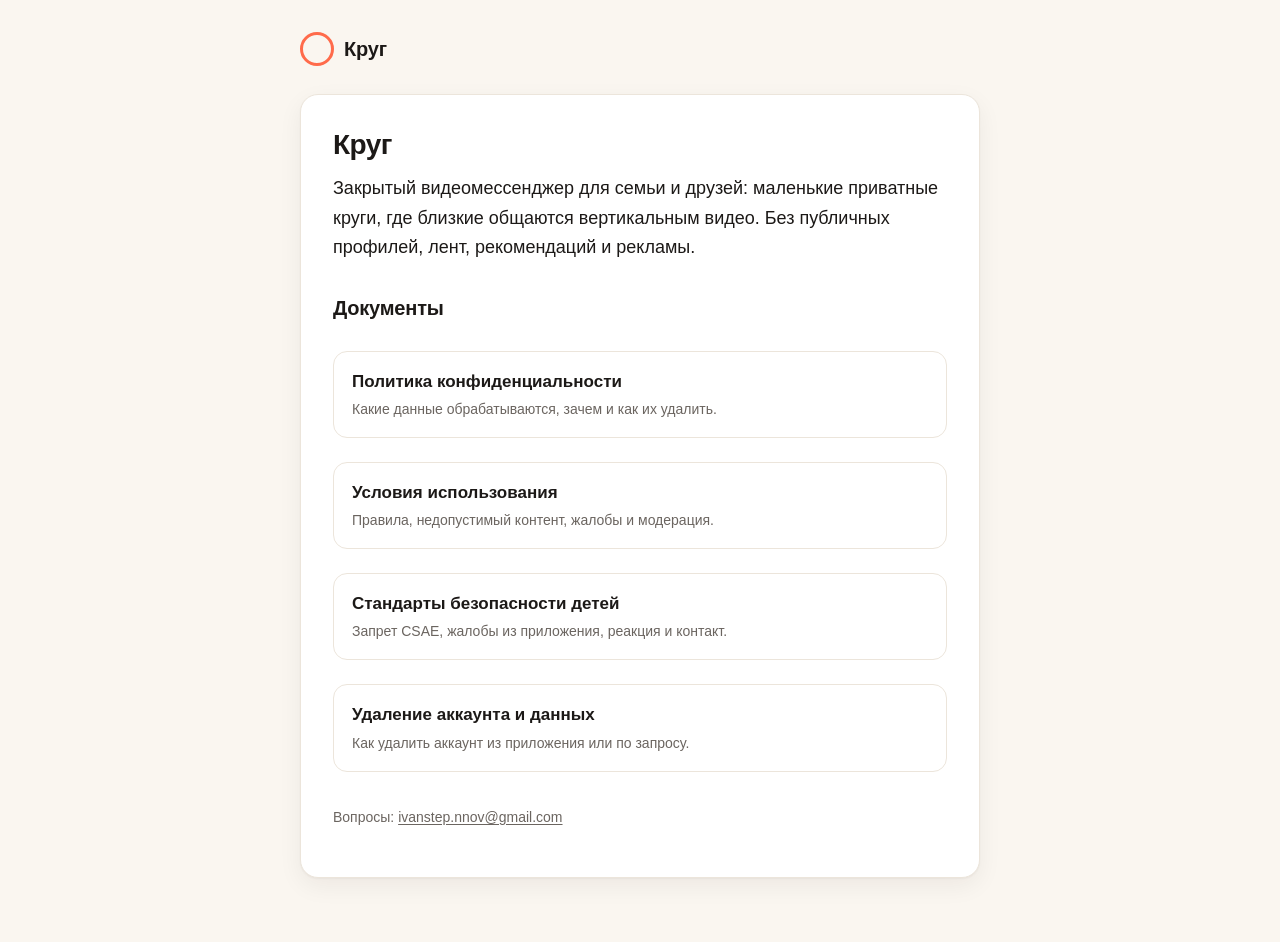
<file: index.html>
<!doctype html>
<html lang="ru">
  <head>
    <meta charset="utf-8" />
    <meta name="viewport" content="width=device-width, initial-scale=1" />
    <title>Круг — документы</title>
    <meta
      name="description"
      content="Круг — закрытый видеомессенджер для семьи и друзей. Политика конфиденциальности, условия использования и удаление аккаунта."
    />
    <meta name="robots" content="index, follow" />
    <link rel="stylesheet" href="style.css" />
  </head>
  <body>
    <main class="wrap">
      <span class="brand">
        <span class="brand__mark" aria-hidden="true"></span>
        <span class="brand__name">Круг</span>
      </span>

      <div class="card">
        <h1>Круг</h1>
        <p class="lead">
          Закрытый видеомессенджер для семьи и друзей: маленькие приватные круги, где близкие
          общаются вертикальным видео. Без публичных профилей, лент, рекомендаций и рекламы.
        </p>

        <h2>Документы</h2>
        <ul class="doc-links">
          <li>
            <a href="privacy.html">
              <div class="doc-title">Политика конфиденциальности</div>
              <div class="doc-desc">Какие данные обрабатываются, зачем и как их удалить.</div>
            </a>
          </li>
          <li>
            <a href="terms.html">
              <div class="doc-title">Условия использования</div>
              <div class="doc-desc">Правила, недопустимый контент, жалобы и модерация.</div>
            </a>
          </li>
          <li>
            <a href="child-safety.html">
              <div class="doc-title">Стандарты безопасности детей</div>
              <div class="doc-desc">Запрет CSAE, жалобы из приложения, реакция и контакт.</div>
            </a>
          </li>
          <li>
            <a href="delete-account.html">
              <div class="doc-title">Удаление аккаунта и данных</div>
              <div class="doc-desc">Как удалить аккаунт из приложения или по запросу.</div>
            </a>
          </li>
        </ul>

        <p class="foot">
          Вопросы: <a href="mailto:ivanstep.nnov@gmail.com">ivanstep.nnov@gmail.com</a>
        </p>
      </div>
    </main>
  </body>
</html>
</file>
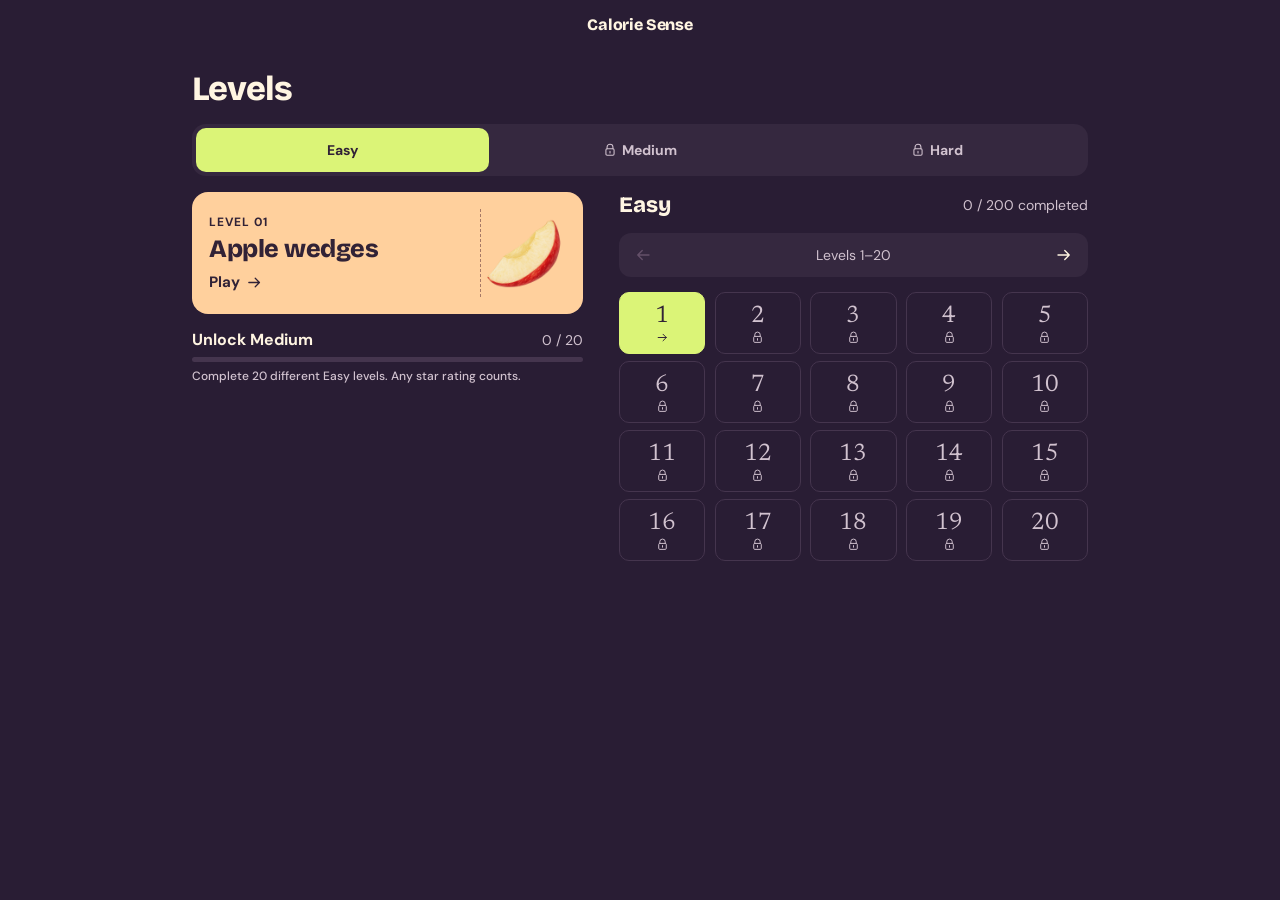
<file: calorie-sense/index.html>
<!doctype html>
<html lang="en-CA">
  <head>
    <meta charset="utf-8">
    <meta name="viewport" content="width=device-width, initial-scale=1, viewport-fit=cover">
    <meta name="theme-color" content="#291d34">
    <title>Calorie Sense · Browser playtest</title>
    <meta name="description" content="Guess the calories in illustrated foods and meals. Play one level at a time and earn stars to unlock new difficulties.">
    <meta property="og:title" content="Calorie Sense · Can you guess the calories?">
    <meta property="og:description" content="From one apple to a full day of meals. Estimate the calories, compare portions and see how far you can go.">
    <style>
      html, body { height: 100%; margin: 0; background: #291d34; overscroll-behavior-x: none; }
      body { overflow: hidden; }
      #root { display: flex; flex: 1; height: 100%; }
      #root [role="slider"] { touch-action: pan-y pinch-zoom; }
      #root :focus-visible { outline: 3px solid #dbf477; outline-offset: 2px; box-shadow: 0 0 0 2px #291d34; }
      @media (forced-colors: active) { #root :focus-visible { outline-color: Highlight; } }
      noscript { color: #fff5e2; font-family: system-ui, sans-serif; }
    </style>
  <link rel="icon" href="/calorie-sense/favicon.ico"/></head>
  <body>
    <noscript>Enable JavaScript to play Calorie Sense.</noscript>
    <div id="root"></div>
  <script src="/calorie-sense/_expo/static/js/web/index-f29ac6d4ab00fceac5b8ff89d1ccf248.js" defer></script>
</body>
</html>
</file>
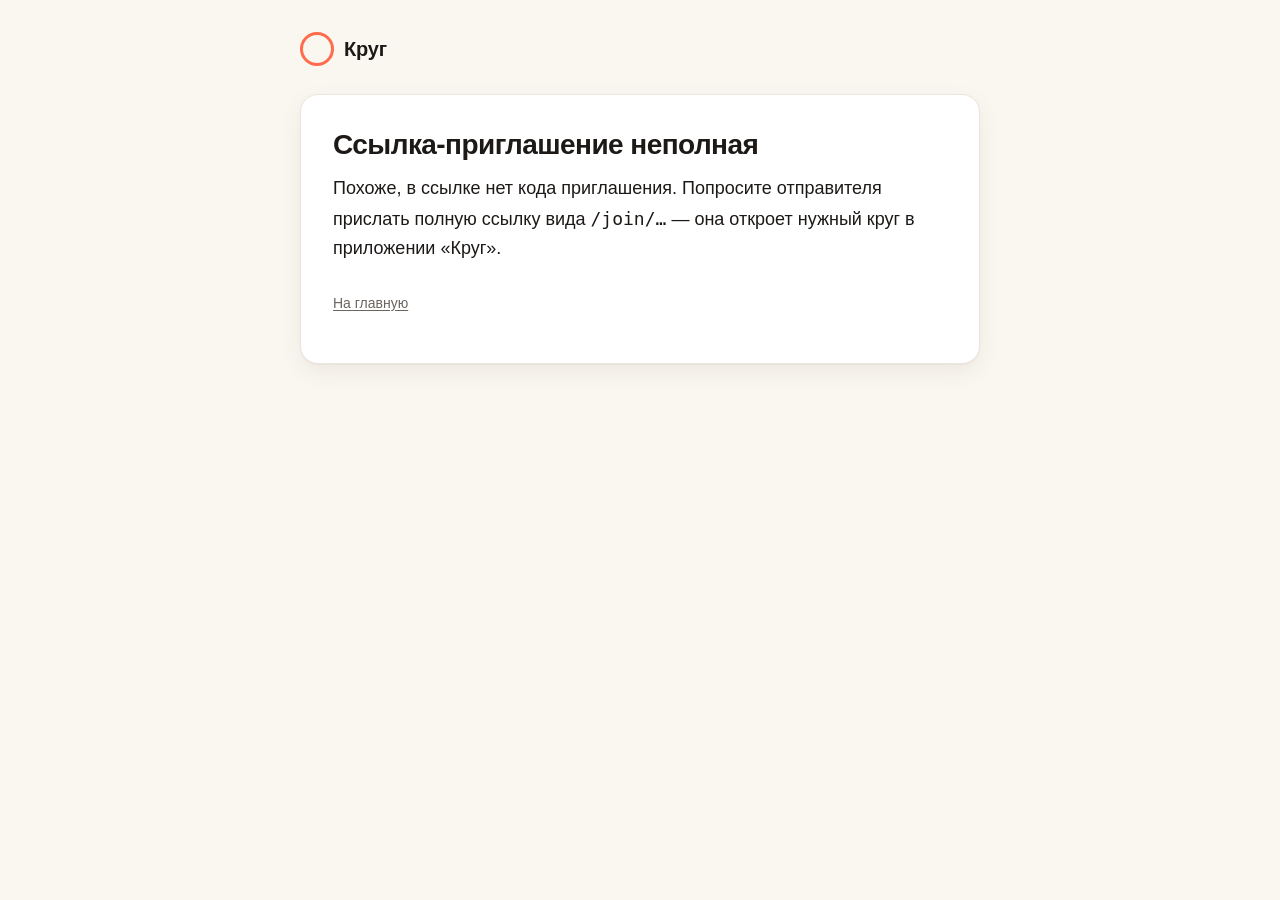
<file: join/index.html>
<!doctype html>
<html lang="ru">
  <head>
    <meta charset="utf-8" />
    <meta name="viewport" content="width=device-width, initial-scale=1" />
    <title>Приглашение — Круг</title>
    <meta name="robots" content="noindex" />
    <link rel="stylesheet" href="/style.css" />
  </head>
  <body>
    <main class="wrap">
      <a class="brand" href="/">
        <span class="brand__mark" aria-hidden="true"></span>
        <span class="brand__name">Круг</span>
      </a>
      <div class="card">
        <h1>Ссылка-приглашение неполная</h1>
        <p class="lead">
          Похоже, в ссылке нет кода приглашения. Попросите отправителя прислать полную ссылку
          вида <code>/join/…</code> — она откроет нужный круг в приложении «Круг».
        </p>
        <p class="foot"><a href="/">На главную</a></p>
      </div>
    </main>
  </body>
</html>
</file>
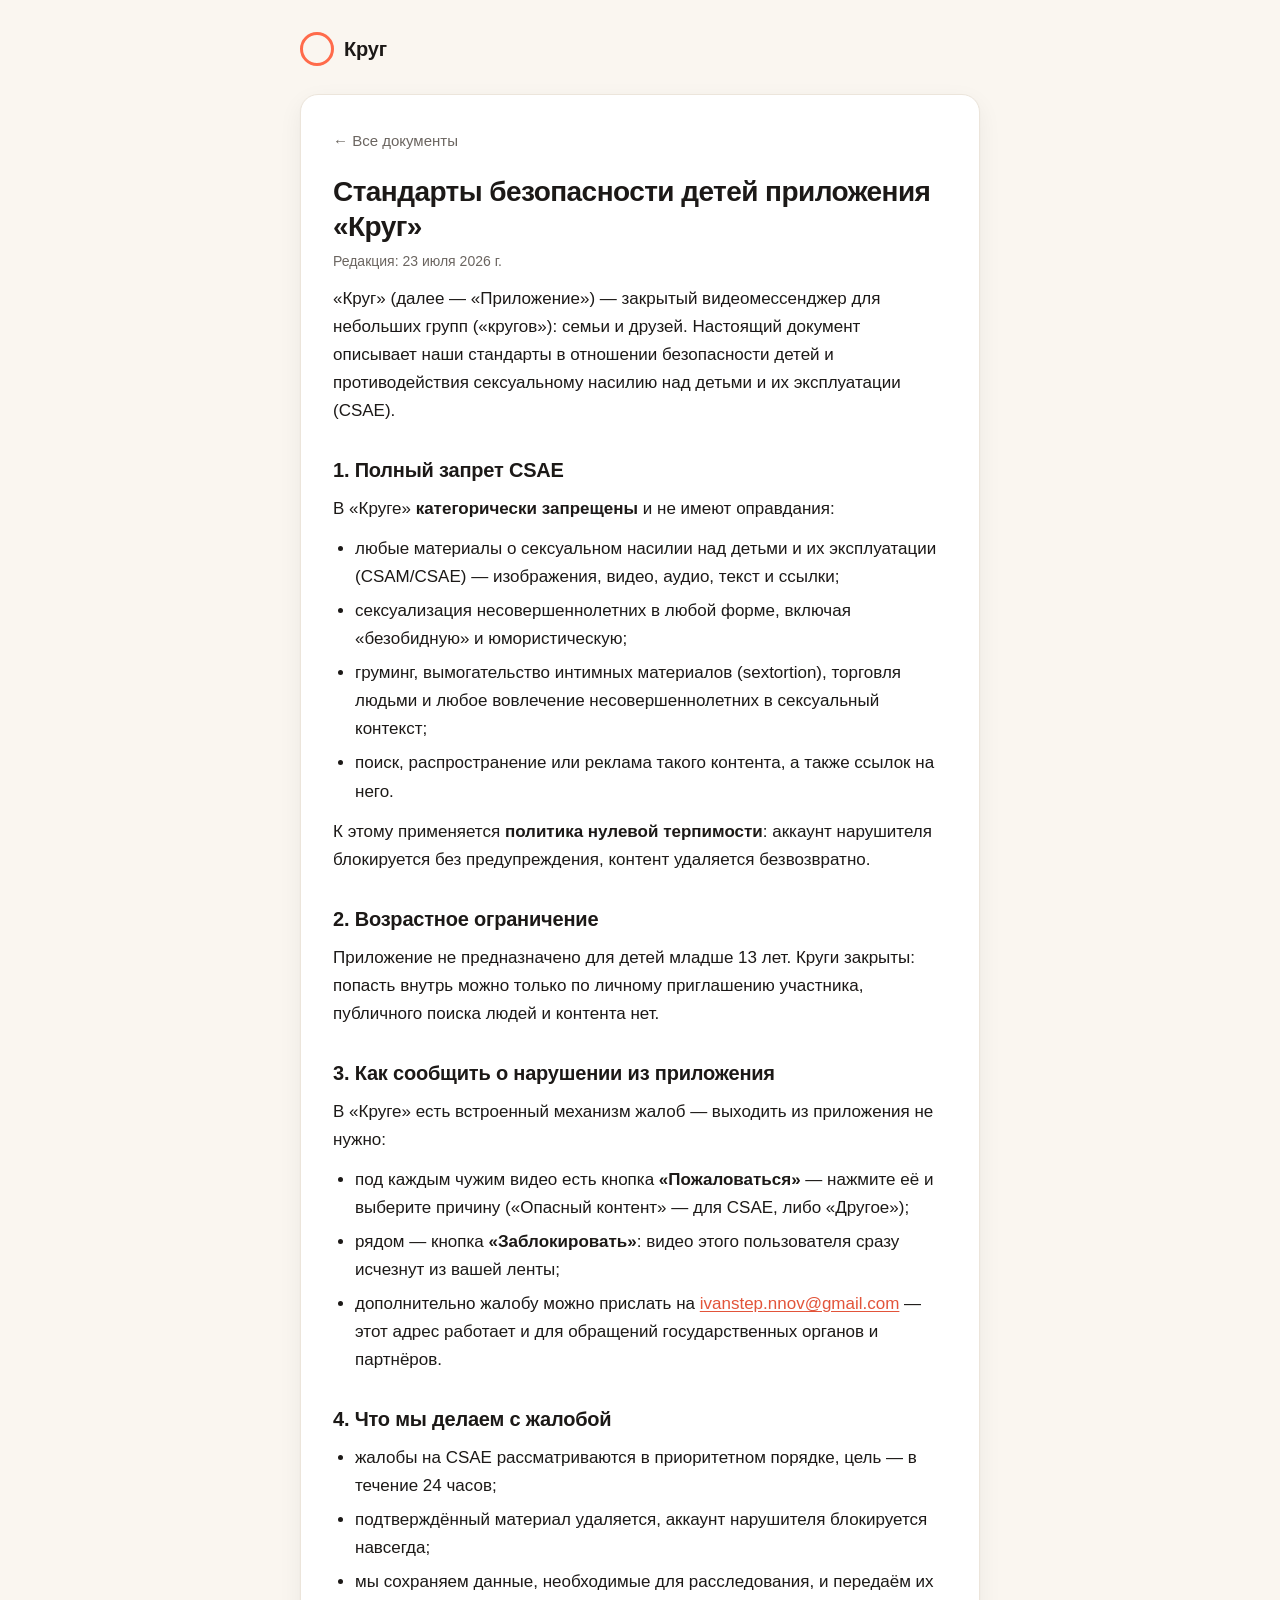
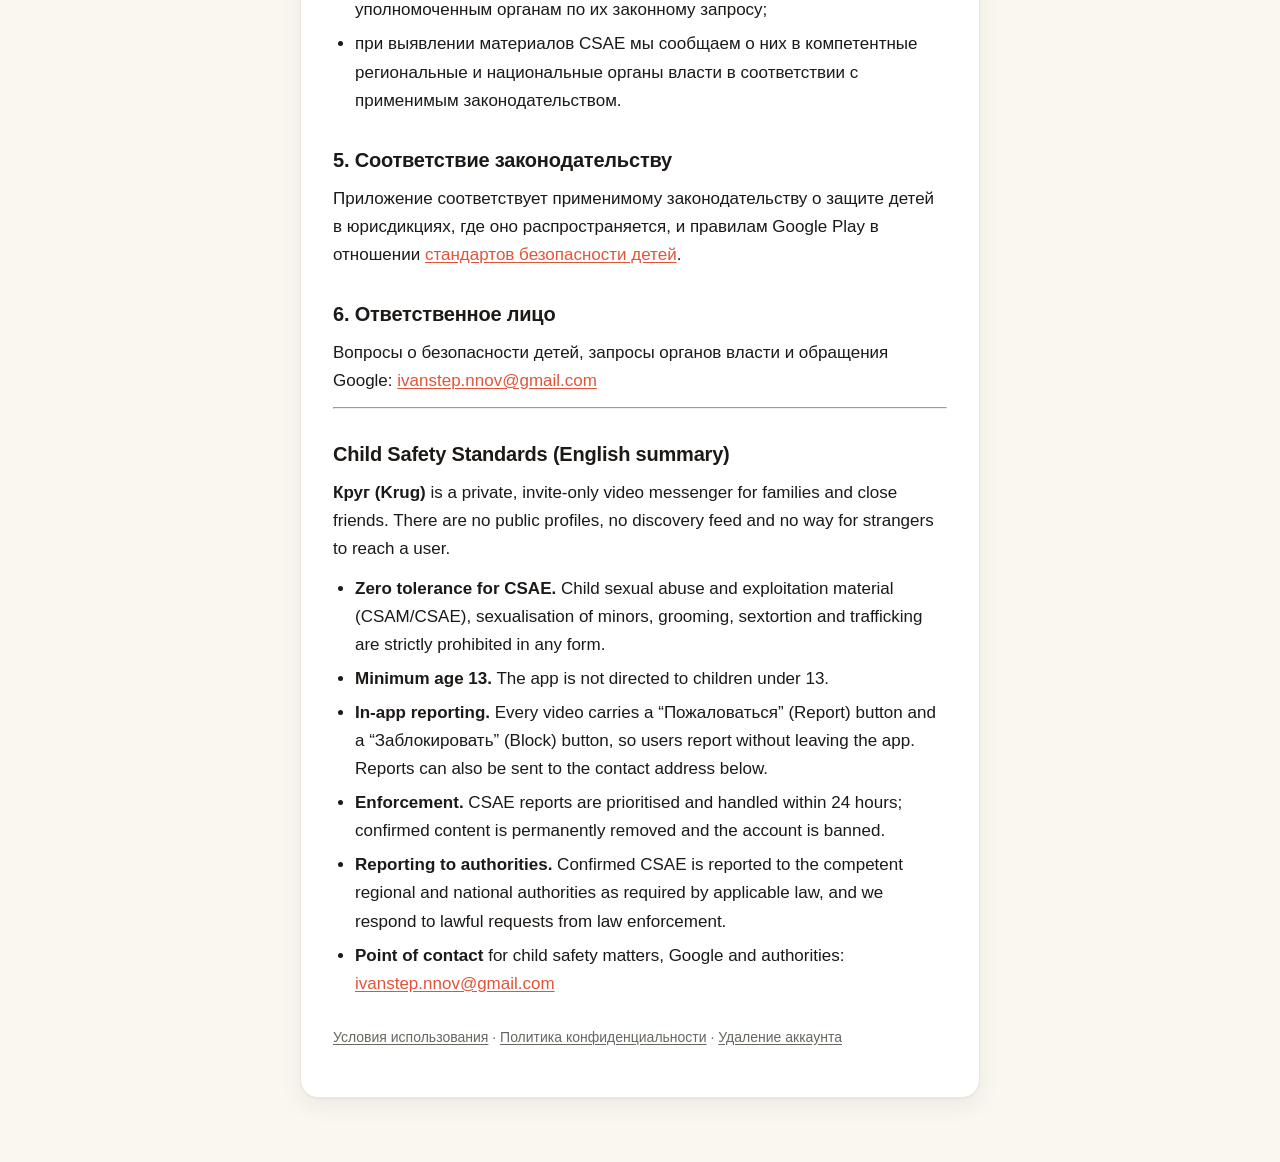
<file: child-safety.html>
<!doctype html>
<html lang="ru">
  <head>
    <meta charset="utf-8" />
    <meta name="viewport" content="width=device-width, initial-scale=1" />
    <title>Стандарты безопасности детей — Круг</title>
    <meta
      name="description"
      content="Стандарты безопасности детей приложения «Круг»: запрет материалов о сексуальном насилии над детьми (CSAE), порядок жалоб, модерации и обращения в органы власти."
    />
    <meta name="robots" content="index, follow" />
    <link rel="stylesheet" href="style.css" />
  </head>
  <body>
    <main class="wrap">
      <a class="brand" href="index.html">
        <span class="brand__mark" aria-hidden="true"></span>
        <span class="brand__name">Круг</span>
      </a>

      <div class="card">
        <a class="back" href="index.html">← Все документы</a>

        <h1>Стандарты безопасности детей приложения «Круг»</h1>
        <p class="updated">Редакция: 23 июля 2026 г.</p>

        <p>
          «Круг» (далее — «Приложение») — закрытый видеомессенджер для небольших групп («кругов»):
          семьи и друзей. Настоящий документ описывает наши стандарты в отношении безопасности
          детей и противодействия сексуальному насилию над детьми и их эксплуатации (CSAE).
        </p>

        <h2>1. Полный запрет CSAE</h2>
        <p>
          В «Круге» <strong>категорически запрещены</strong> и не имеют оправдания:
        </p>
        <ul>
          <li>
            любые материалы о сексуальном насилии над детьми и их эксплуатации (CSAM/CSAE) —
            изображения, видео, аудио, текст и ссылки;
          </li>
          <li>сексуализация несовершеннолетних в любой форме, включая «безобидную» и юмористическую;</li>
          <li>
            груминг, вымогательство интимных материалов (sextortion), торговля людьми и
            любое вовлечение несовершеннолетних в сексуальный контекст;
          </li>
          <li>поиск, распространение или реклама такого контента, а также ссылок на него.</li>
        </ul>
        <p>
          К этому применяется <strong>политика нулевой терпимости</strong>: аккаунт нарушителя
          блокируется без предупреждения, контент удаляется безвозвратно.
        </p>

        <h2>2. Возрастное ограничение</h2>
        <p>
          Приложение не предназначено для детей младше 13 лет. Круги закрыты: попасть внутрь можно
          только по личному приглашению участника, публичного поиска людей и контента нет.
        </p>

        <h2>3. Как сообщить о нарушении из приложения</h2>
        <p>
          В «Круге» есть встроенный механизм жалоб — выходить из приложения не нужно:
        </p>
        <ul>
          <li>
            под каждым чужим видео есть кнопка <strong>«Пожаловаться»</strong> — нажмите её и
            выберите причину («Опасный контент» — для CSAE, либо «Другое»);
          </li>
          <li>
            рядом — кнопка <strong>«Заблокировать»</strong>: видео этого пользователя сразу
            исчезнут из вашей ленты;
          </li>
          <li>
            дополнительно жалобу можно прислать на
            <a href="mailto:ivanstep.nnov@gmail.com">ivanstep.nnov@gmail.com</a> — этот адрес
            работает и для обращений государственных органов и партнёров.
          </li>
        </ul>

        <h2>4. Что мы делаем с жалобой</h2>
        <ul>
          <li>жалобы на CSAE рассматриваются в приоритетном порядке, цель — в течение 24 часов;</li>
          <li>подтверждённый материал удаляется, аккаунт нарушителя блокируется навсегда;</li>
          <li>
            мы сохраняем данные, необходимые для расследования, и передаём их уполномоченным
            органам по их законному запросу;
          </li>
          <li>
            при выявлении материалов CSAE мы сообщаем о них в компетентные региональные и
            национальные органы власти в соответствии с применимым законодательством.
          </li>
        </ul>

        <h2>5. Соответствие законодательству</h2>
        <p>
          Приложение соответствует применимому законодательству о защите детей в юрисдикциях, где
          оно распространяется, и правилам Google Play в отношении
          <a
            href="https://support.google.com/googleplay/android-developer/answer/14747720"
            rel="noopener"
            >стандартов безопасности детей</a
          >.
        </p>

        <h2>6. Ответственное лицо</h2>
        <p>
          Вопросы о безопасности детей, запросы органов власти и обращения Google:
          <a href="mailto:ivanstep.nnov@gmail.com">ivanstep.nnov@gmail.com</a>
        </p>

        <hr />

        <h2>Child Safety Standards (English summary)</h2>
        <p>
          <strong>Круг (Krug)</strong> is a private, invite-only video messenger for families and
          close friends. There are no public profiles, no discovery feed and no way for strangers to
          reach a user.
        </p>
        <ul>
          <li>
            <strong>Zero tolerance for CSAE.</strong> Child sexual abuse and exploitation material
            (CSAM/CSAE), sexualisation of minors, grooming, sextortion and trafficking are strictly
            prohibited in any form.
          </li>
          <li>
            <strong>Minimum age 13.</strong> The app is not directed to children under 13.
          </li>
          <li>
            <strong>In-app reporting.</strong> Every video carries a “Пожаловаться” (Report) button
            and a “Заблокировать” (Block) button, so users report without leaving the app. Reports can
            also be sent to the contact address below.
          </li>
          <li>
            <strong>Enforcement.</strong> CSAE reports are prioritised and handled within 24 hours;
            confirmed content is permanently removed and the account is banned.
          </li>
          <li>
            <strong>Reporting to authorities.</strong> Confirmed CSAE is reported to the competent
            regional and national authorities as required by applicable law, and we respond to lawful
            requests from law enforcement.
          </li>
          <li>
            <strong>Point of contact</strong> for child safety matters, Google and authorities:
            <a href="mailto:ivanstep.nnov@gmail.com">ivanstep.nnov@gmail.com</a>
          </li>
        </ul>

        <p class="foot">
          <a href="terms.html">Условия использования</a> ·
          <a href="privacy.html">Политика конфиденциальности</a> ·
          <a href="delete-account.html">Удаление аккаунта</a>
        </p>
      </div>
    </main>
  </body>
</html>
</file>
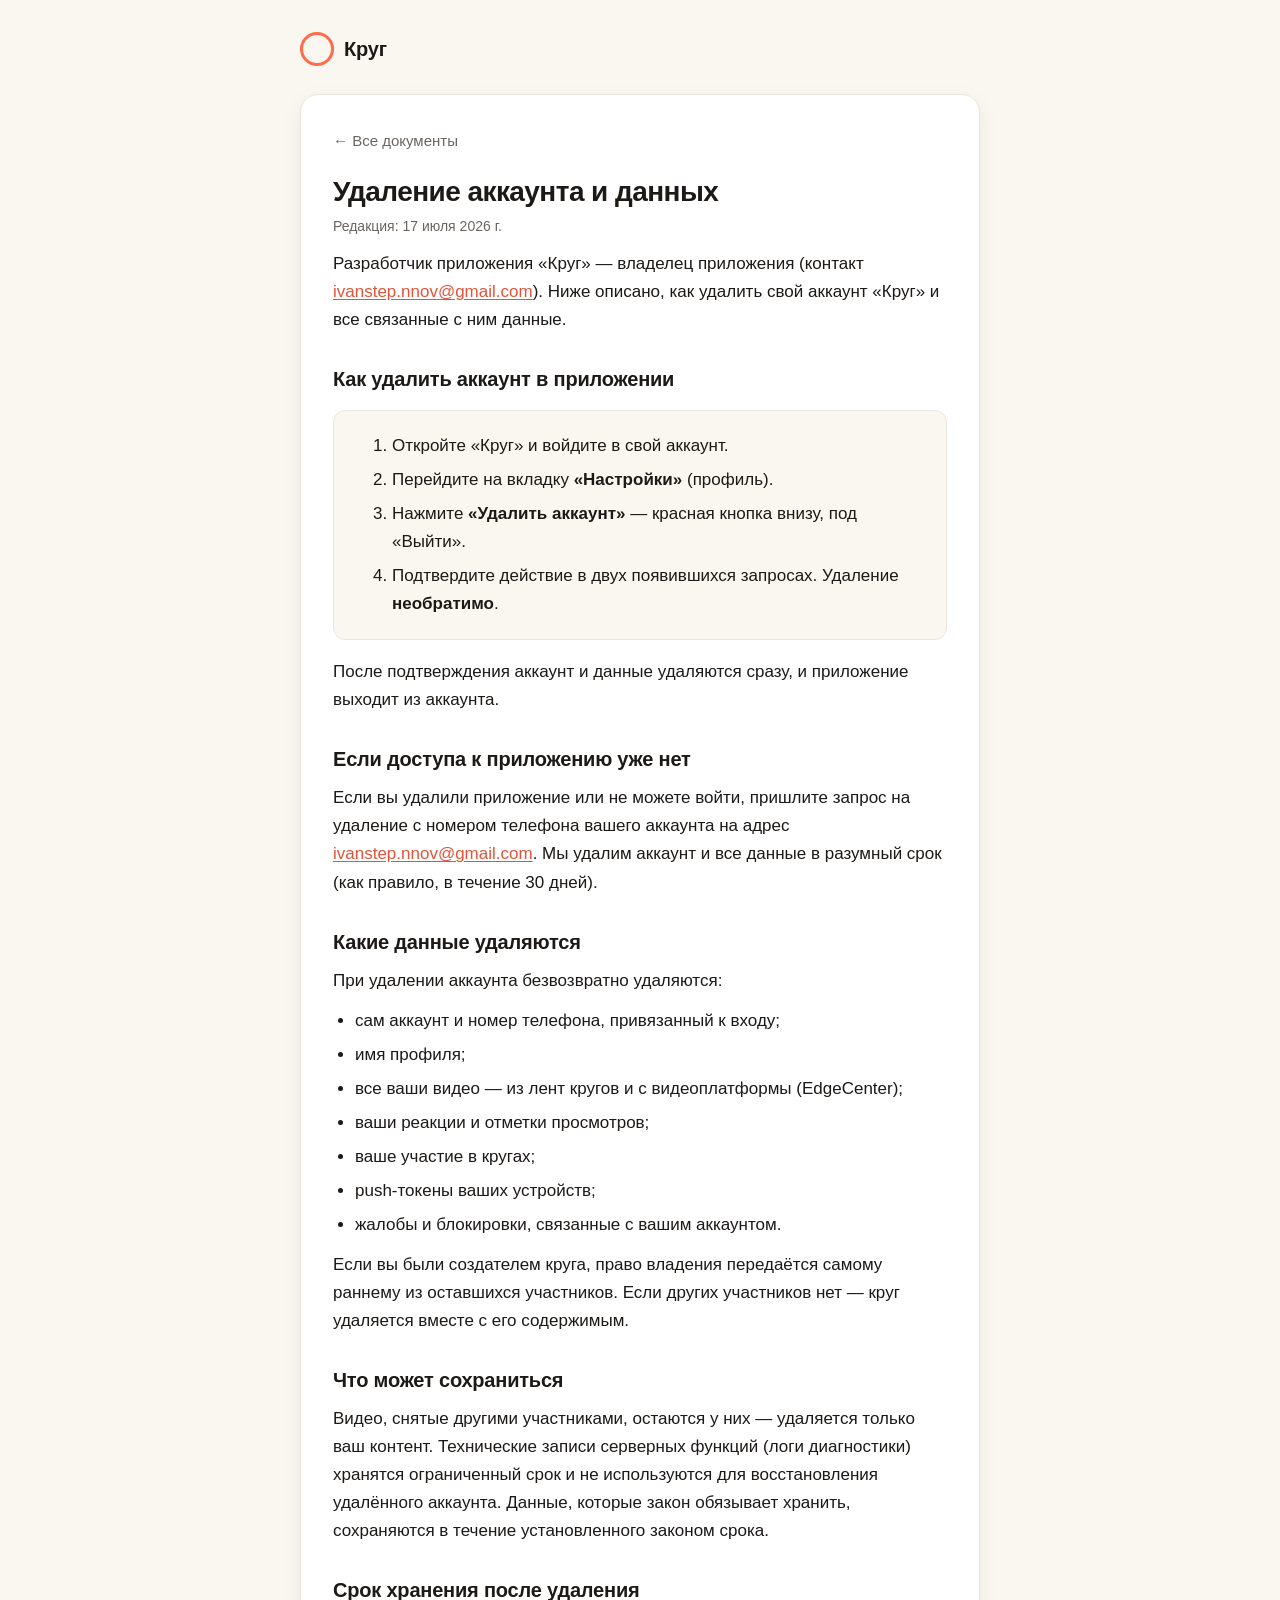
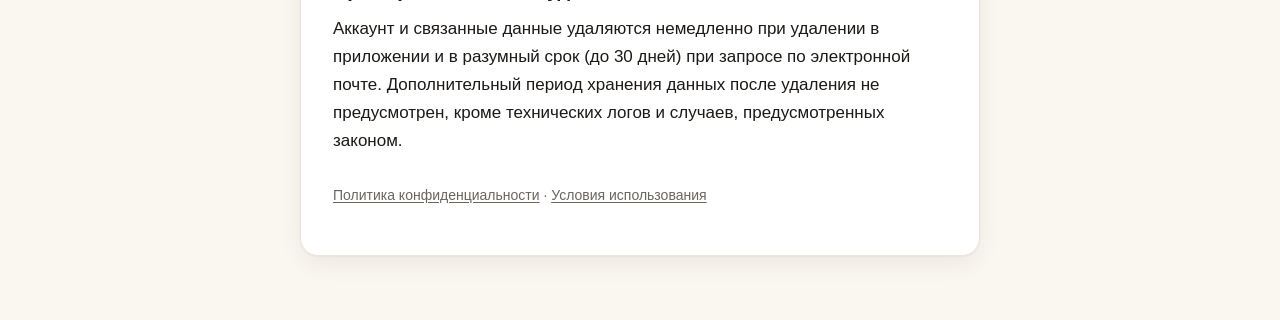
<file: delete-account.html>
<!doctype html>
<html lang="ru">
  <head>
    <meta charset="utf-8" />
    <meta name="viewport" content="width=device-width, initial-scale=1" />
    <title>Удаление аккаунта — Круг</title>
    <meta
      name="description"
      content="Как удалить аккаунт «Круг» и все связанные данные: прямо в приложении или по запросу. Что именно удаляется и в какой срок."
    />
    <link rel="stylesheet" href="style.css" />
  </head>
  <body>
    <main class="wrap">
      <a class="brand" href="index.html">
        <span class="brand__mark" aria-hidden="true"></span>
        <span class="brand__name">Круг</span>
      </a>

      <div class="card">
        <a class="back" href="index.html">← Все документы</a>

        <h1>Удаление аккаунта и данных</h1>
        <p class="updated">Редакция: 17 июля 2026 г.</p>

        <p>
          Разработчик приложения «Круг» — владелец приложения (контакт
          <a href="mailto:ivanstep.nnov@gmail.com">ivanstep.nnov@gmail.com</a>). Ниже описано, как
          удалить свой аккаунт «Круг» и все связанные с ним данные.
        </p>

        <h2>Как удалить аккаунт в приложении</h2>
        <div class="callout">
          <ol>
            <li>Откройте «Круг» и войдите в свой аккаунт.</li>
            <li>Перейдите на вкладку <strong>«Настройки»</strong> (профиль).</li>
            <li>
              Нажмите <strong>«Удалить аккаунт»</strong> — красная кнопка внизу, под «Выйти».
            </li>
            <li>
              Подтвердите действие в двух появившихся запросах. Удаление
              <strong>необратимо</strong>.
            </li>
          </ol>
        </div>
        <p>
          После подтверждения аккаунт и данные удаляются сразу, и приложение выходит из аккаунта.
        </p>

        <h2>Если доступа к приложению уже нет</h2>
        <p>
          Если вы удалили приложение или не можете войти, пришлите запрос на удаление с номером
          телефона вашего аккаунта на адрес
          <a href="mailto:ivanstep.nnov@gmail.com">ivanstep.nnov@gmail.com</a>. Мы удалим аккаунт и
          все данные в разумный срок (как правило, в течение 30 дней).
        </p>

        <h2>Какие данные удаляются</h2>
        <p>При удалении аккаунта безвозвратно удаляются:</p>
        <ul>
          <li>сам аккаунт и номер телефона, привязанный к входу;</li>
          <li>имя профиля;</li>
          <li>все ваши видео — из лент кругов и с видеоплатформы (EdgeCenter);</li>
          <li>ваши реакции и отметки просмотров;</li>
          <li>ваше участие в кругах;</li>
          <li>push-токены ваших устройств;</li>
          <li>жалобы и блокировки, связанные с вашим аккаунтом.</li>
        </ul>
        <p>
          Если вы были создателем круга, право владения передаётся самому раннему из оставшихся
          участников. Если других участников нет — круг удаляется вместе с его содержимым.
        </p>

        <h2>Что может сохраниться</h2>
        <p>
          Видео, снятые другими участниками, остаются у них — удаляется только ваш контент.
          Технические записи серверных функций (логи диагностики) хранятся ограниченный срок и не
          используются для восстановления удалённого аккаунта. Данные, которые закон обязывает
          хранить, сохраняются в течение установленного законом срока.
        </p>

        <h2>Срок хранения после удаления</h2>
        <p>
          Аккаунт и связанные данные удаляются немедленно при удалении в приложении и в разумный
          срок (до 30 дней) при запросе по электронной почте. Дополнительный период хранения данных
          после удаления не предусмотрен, кроме технических логов и случаев, предусмотренных законом.
        </p>

        <p class="foot">
          <a href="privacy.html">Политика конфиденциальности</a> ·
          <a href="terms.html">Условия использования</a>
        </p>
      </div>
    </main>
  </body>
</html>
</file>
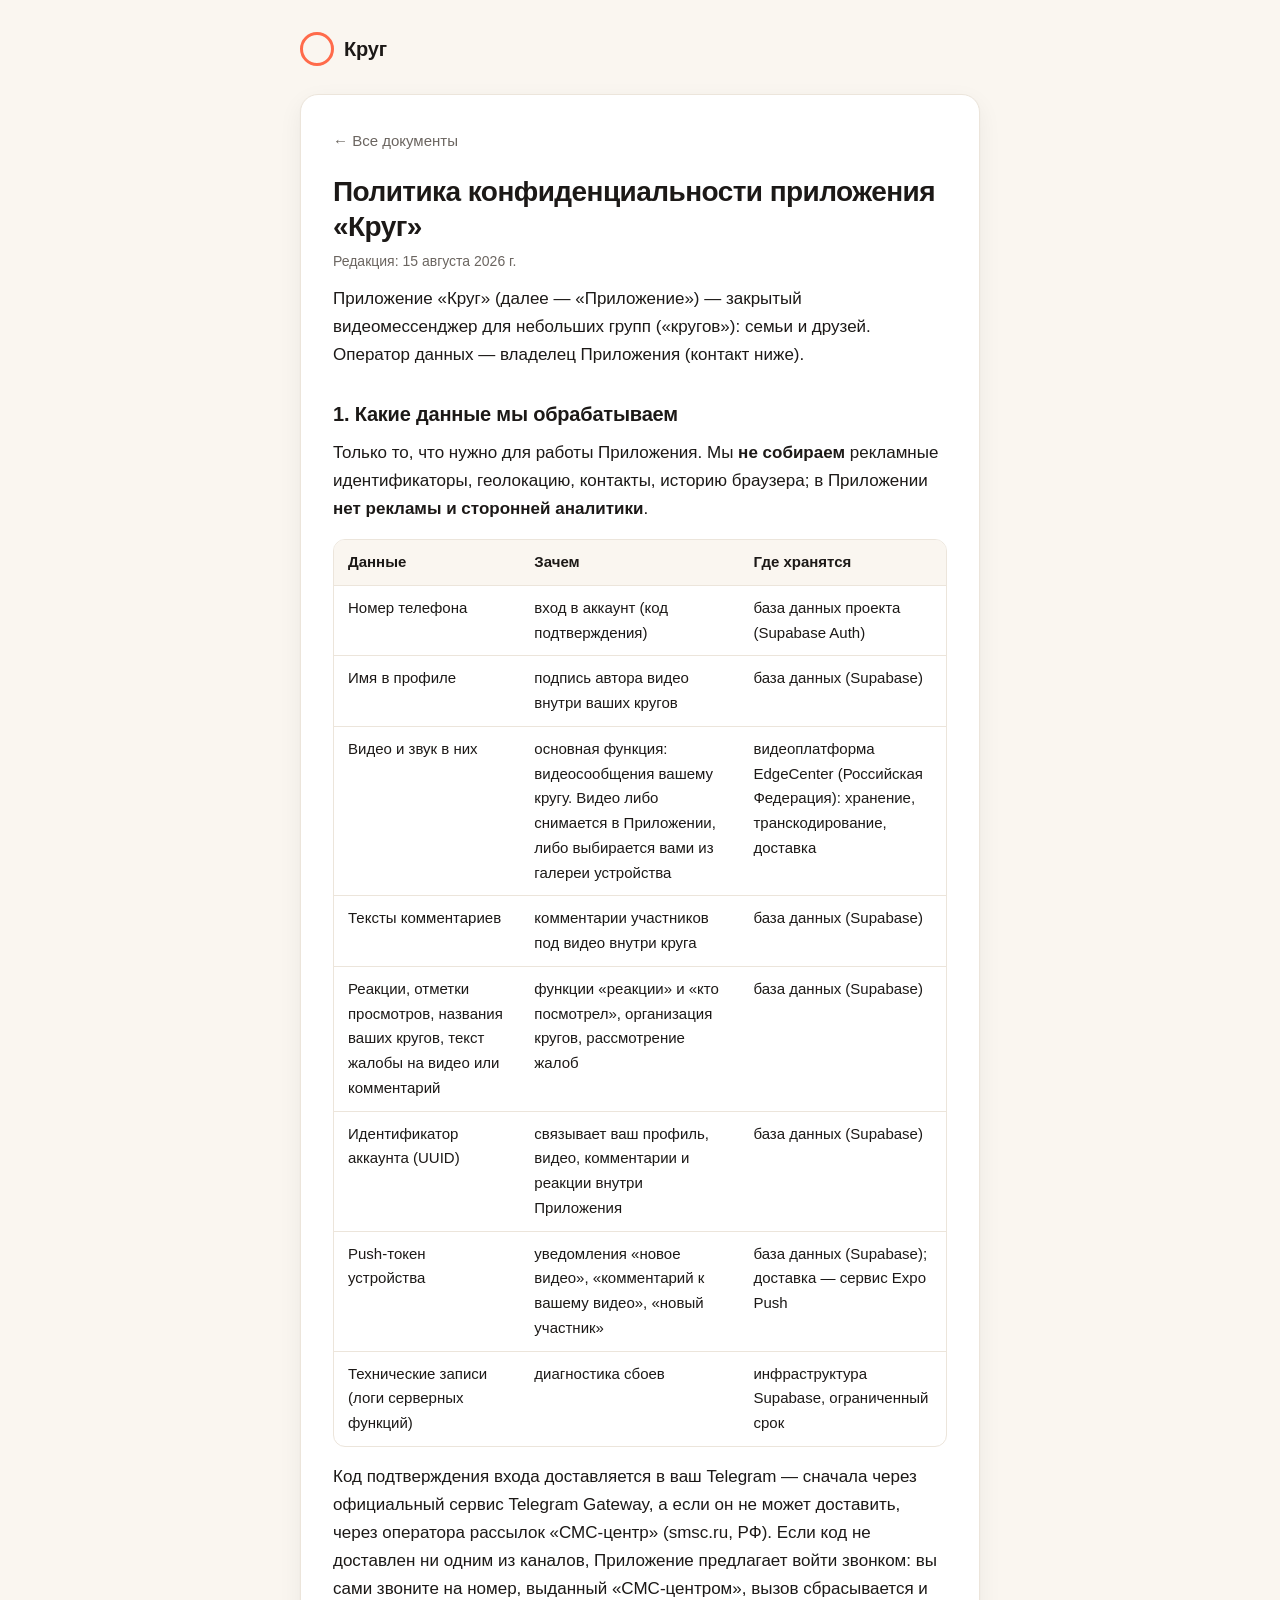
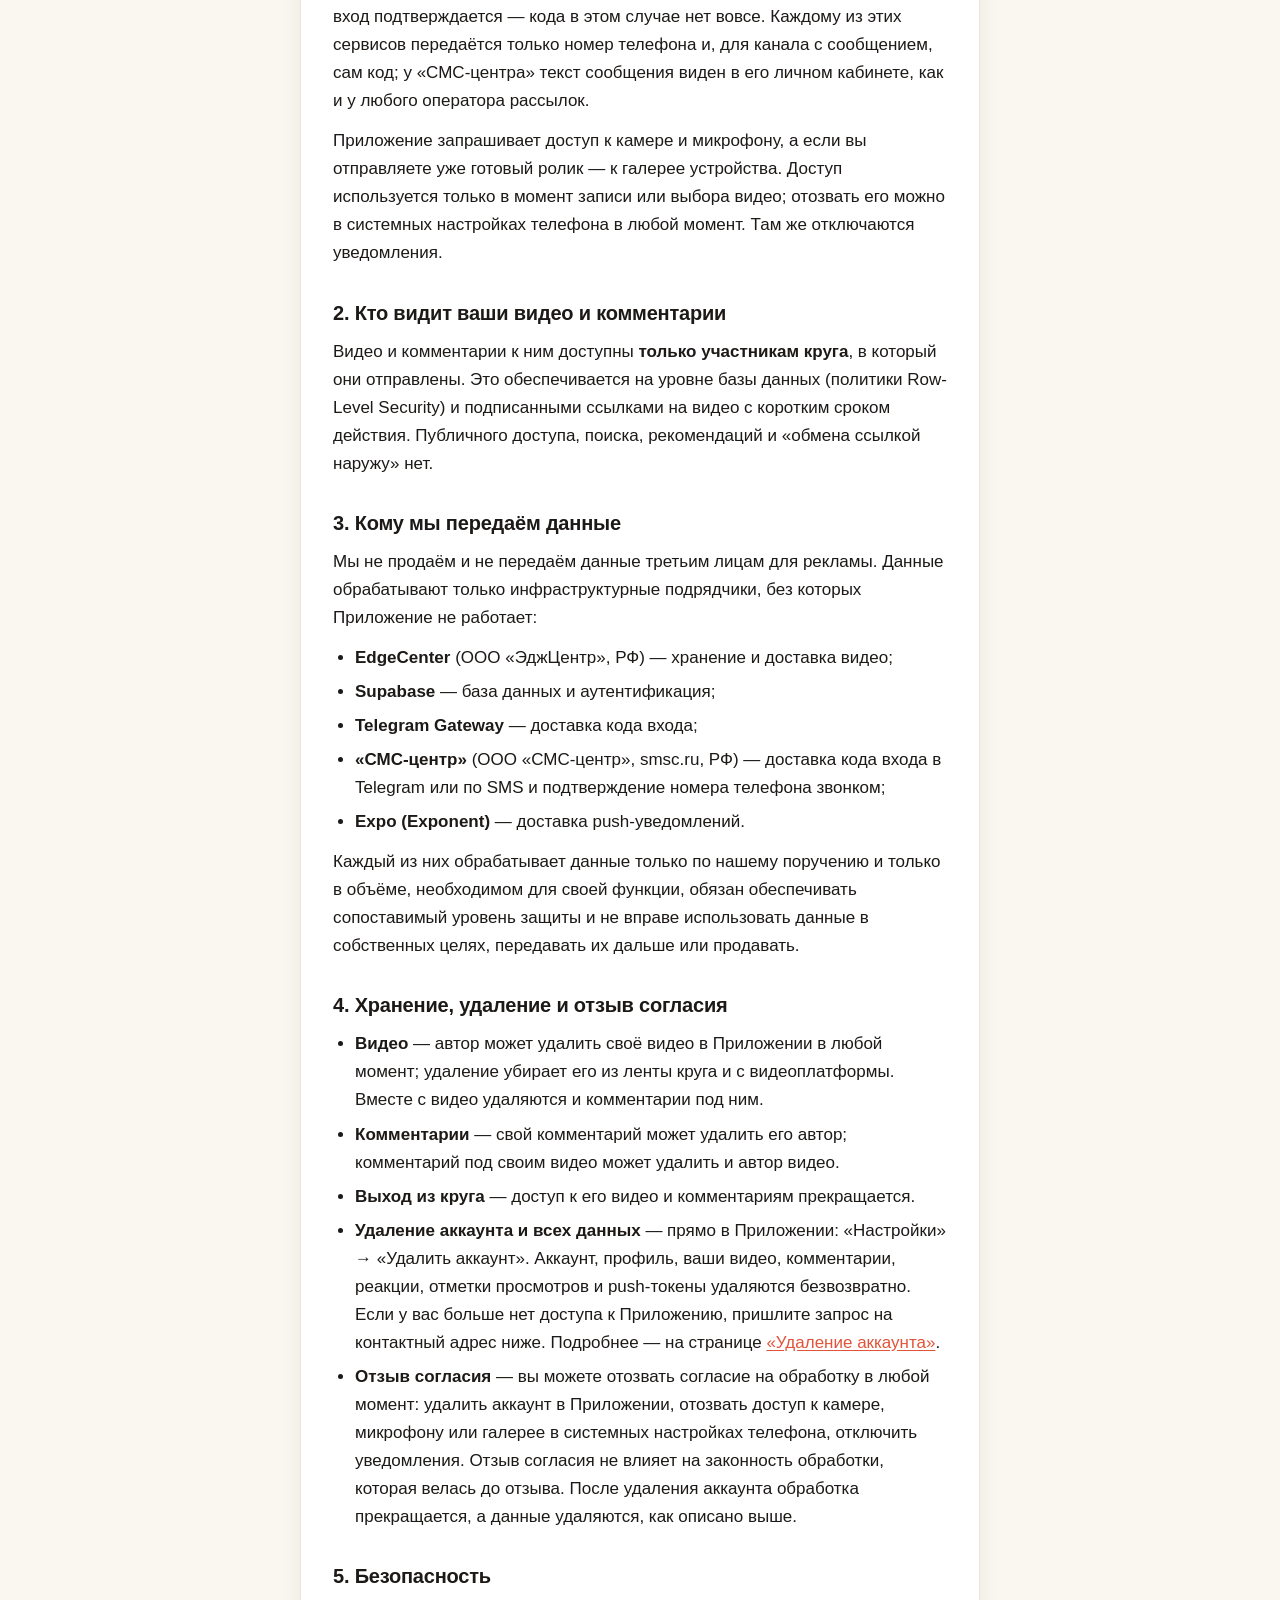
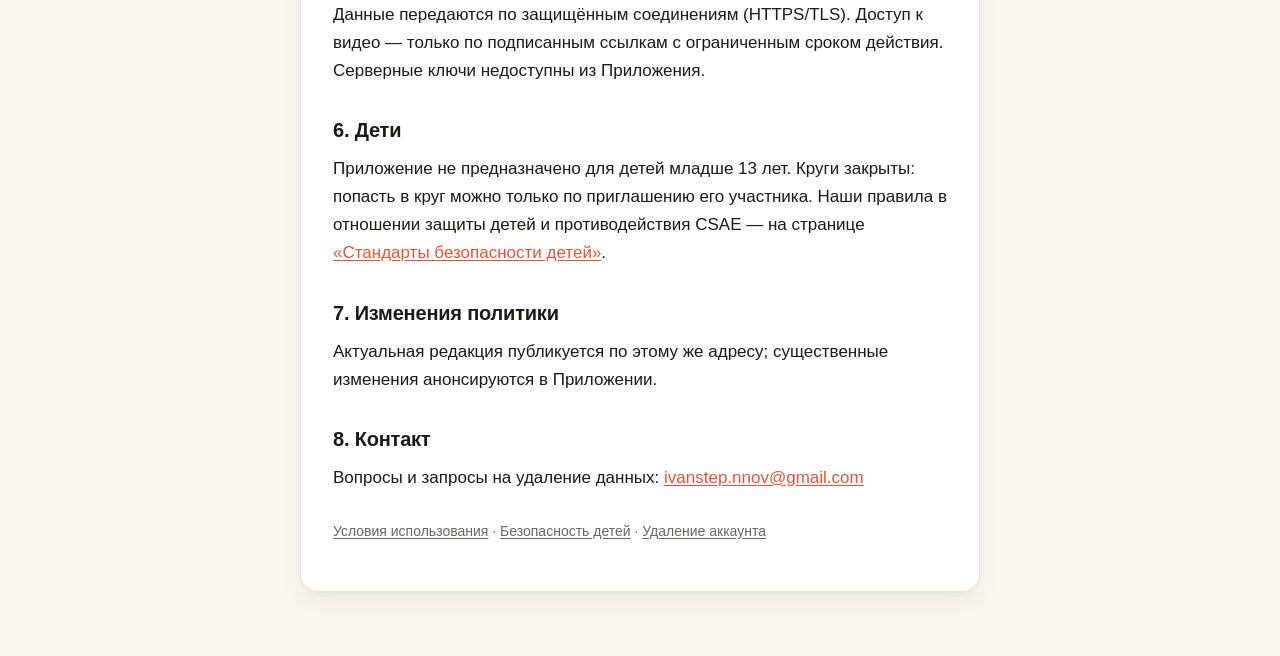
<file: privacy.html>
<!doctype html>
<html lang="ru">
  <head>
    <meta charset="utf-8" />
    <meta name="viewport" content="width=device-width, initial-scale=1" />
    <title>Политика конфиденциальности — Круг</title>
    <meta
      name="description"
      content="Политика конфиденциальности приложения «Круг»: какие данные обрабатываются, зачем, где хранятся и как их удалить."
    />
    <link rel="stylesheet" href="style.css" />
  </head>
  <body>
    <main class="wrap">
      <a class="brand" href="index.html">
        <span class="brand__mark" aria-hidden="true"></span>
        <span class="brand__name">Круг</span>
      </a>

      <div class="card">
        <a class="back" href="index.html">← Все документы</a>

        <h1>Политика конфиденциальности приложения «Круг»</h1>
        <p class="updated">Редакция: 15 августа 2026 г.</p>

        <p>
          Приложение «Круг» (далее — «Приложение») — закрытый видеомессенджер для небольших групп
          («кругов»): семьи и друзей. Оператор данных — владелец Приложения (контакт ниже).
        </p>

        <h2>1. Какие данные мы обрабатываем</h2>
        <p>
          Только то, что нужно для работы Приложения. Мы <strong>не собираем</strong> рекламные
          идентификаторы, геолокацию, контакты, историю браузера; в Приложении
          <strong>нет рекламы и сторонней аналитики</strong>.
        </p>
        <div class="table-scroll">
          <table>
            <thead>
              <tr>
                <th>Данные</th>
                <th>Зачем</th>
                <th>Где хранятся</th>
              </tr>
            </thead>
            <tbody>
              <tr>
                <td>Номер телефона</td>
                <td>вход в аккаунт (код подтверждения)</td>
                <td>база данных проекта (Supabase Auth)</td>
              </tr>
              <tr>
                <td>Имя в профиле</td>
                <td>подпись автора видео внутри ваших кругов</td>
                <td>база данных (Supabase)</td>
              </tr>
              <tr>
                <td>Видео и звук в них</td>
                <td>
                  основная функция: видеосообщения вашему кругу. Видео либо снимается в Приложении,
                  либо выбирается вами из галереи устройства
                </td>
                <td>
                  видеоплатформа EdgeCenter (Российская Федерация): хранение, транскодирование,
                  доставка
                </td>
              </tr>
              <tr>
                <td>Тексты комментариев</td>
                <td>комментарии участников под видео внутри круга</td>
                <td>база данных (Supabase)</td>
              </tr>
              <tr>
                <td>
                  Реакции, отметки просмотров, названия ваших кругов, текст жалобы на видео или
                  комментарий
                </td>
                <td>функции «реакции» и «кто посмотрел», организация кругов, рассмотрение жалоб</td>
                <td>база данных (Supabase)</td>
              </tr>
              <tr>
                <td>Идентификатор аккаунта (UUID)</td>
                <td>связывает ваш профиль, видео, комментарии и реакции внутри Приложения</td>
                <td>база данных (Supabase)</td>
              </tr>
              <tr>
                <td>Push-токен устройства</td>
                <td>
                  уведомления «новое видео», «комментарий к вашему видео», «новый участник»
                </td>
                <td>база данных (Supabase); доставка — сервис Expo Push</td>
              </tr>
              <tr>
                <td>Технические записи (логи серверных функций)</td>
                <td>диагностика сбоев</td>
                <td>инфраструктура Supabase, ограниченный срок</td>
              </tr>
            </tbody>
          </table>
        </div>
        <p>
          Код подтверждения входа доставляется в ваш Telegram — сначала через официальный сервис
          Telegram Gateway, а если он не может доставить, через оператора рассылок «СМС-центр»
          (smsc.ru, РФ). Если код не доставлен ни одним из каналов, Приложение предлагает войти
          звонком: вы сами звоните на номер, выданный «СМС-центром», вызов сбрасывается и вход
          подтверждается — кода в этом случае нет вовсе. Каждому из этих сервисов передаётся только
          номер телефона и, для канала с сообщением, сам код; у «СМС-центра» текст сообщения виден в
          его личном кабинете, как и у любого оператора рассылок.
        </p>
        <p>
          Приложение запрашивает доступ к камере и микрофону, а если вы отправляете уже готовый
          ролик — к галерее устройства. Доступ используется только в момент записи или выбора видео;
          отозвать его можно в системных настройках телефона в любой момент. Там же отключаются
          уведомления.
        </p>

        <h2>2. Кто видит ваши видео и комментарии</h2>
        <p>
          Видео и комментарии к ним доступны <strong>только участникам круга</strong>, в который они
          отправлены. Это обеспечивается на уровне базы данных (политики Row-Level Security) и
          подписанными ссылками на видео с коротким сроком действия. Публичного доступа, поиска,
          рекомендаций и «обмена ссылкой наружу» нет.
        </p>

        <h2>3. Кому мы передаём данные</h2>
        <p>
          Мы не продаём и не передаём данные третьим лицам для рекламы. Данные обрабатывают только
          инфраструктурные подрядчики, без которых Приложение не работает:
        </p>
        <ul>
          <li><strong>EdgeCenter</strong> (ООО «ЭджЦентр», РФ) — хранение и доставка видео;</li>
          <li><strong>Supabase</strong> — база данных и аутентификация;</li>
          <li><strong>Telegram Gateway</strong> — доставка кода входа;</li>
          <li>
            <strong>«СМС-центр»</strong> (ООО «СМС-центр», smsc.ru, РФ) — доставка кода входа в
            Telegram или по SMS и подтверждение номера телефона звонком;
          </li>
          <li><strong>Expo (Exponent)</strong> — доставка push-уведомлений.</li>
        </ul>
        <p>
          Каждый из них обрабатывает данные только по нашему поручению и только в объёме,
          необходимом для своей функции, обязан обеспечивать сопоставимый уровень защиты и не вправе
          использовать данные в собственных целях, передавать их дальше или продавать.
        </p>

        <h2>4. Хранение, удаление и отзыв согласия</h2>
        <ul>
          <li>
            <strong>Видео</strong> — автор может удалить своё видео в Приложении в любой момент;
            удаление убирает его из ленты круга и с видеоплатформы. Вместе с видео удаляются и
            комментарии под ним.
          </li>
          <li>
            <strong>Комментарии</strong> — свой комментарий может удалить его автор; комментарий под
            своим видео может удалить и автор видео.
          </li>
          <li>
            <strong>Выход из круга</strong> — доступ к его видео и комментариям прекращается.
          </li>
          <li>
            <strong>Удаление аккаунта и всех данных</strong> — прямо в Приложении:
            «Настройки» → «Удалить аккаунт». Аккаунт, профиль, ваши видео, комментарии, реакции,
            отметки просмотров и push-токены удаляются безвозвратно. Если у вас больше нет доступа к
            Приложению, пришлите запрос на контактный адрес ниже. Подробнее — на странице
            <a href="delete-account.html">«Удаление аккаунта»</a>.
          </li>
          <li>
            <strong>Отзыв согласия</strong> — вы можете отозвать согласие на обработку в любой
            момент: удалить аккаунт в Приложении, отозвать доступ к камере, микрофону или галерее в
            системных настройках телефона, отключить уведомления. Отзыв согласия не влияет на
            законность обработки, которая велась до отзыва. После удаления аккаунта обработка
            прекращается, а данные удаляются, как описано выше.
          </li>
        </ul>

        <h2>5. Безопасность</h2>
        <p>
          Данные передаются по защищённым соединениям (HTTPS/TLS). Доступ к видео — только по
          подписанным ссылкам с ограниченным сроком действия. Серверные ключи недоступны из
          Приложения.
        </p>

        <h2>6. Дети</h2>
        <p>
          Приложение не предназначено для детей младше 13 лет. Круги закрыты: попасть в круг можно
          только по приглашению его участника. Наши правила в отношении защиты детей и
          противодействия CSAE — на странице
          <a href="child-safety.html">«Стандарты безопасности детей»</a>.
        </p>

        <h2>7. Изменения политики</h2>
        <p>
          Актуальная редакция публикуется по этому же адресу; существенные изменения анонсируются в
          Приложении.
        </p>

        <h2>8. Контакт</h2>
        <p>
          Вопросы и запросы на удаление данных:
          <a href="mailto:ivanstep.nnov@gmail.com">ivanstep.nnov@gmail.com</a>
        </p>

        <p class="foot">
          <a href="terms.html">Условия использования</a> ·
          <a href="child-safety.html">Безопасность детей</a> ·
          <a href="delete-account.html">Удаление аккаунта</a>
        </p>
      </div>
    </main>
  </body>
</html>
</file>
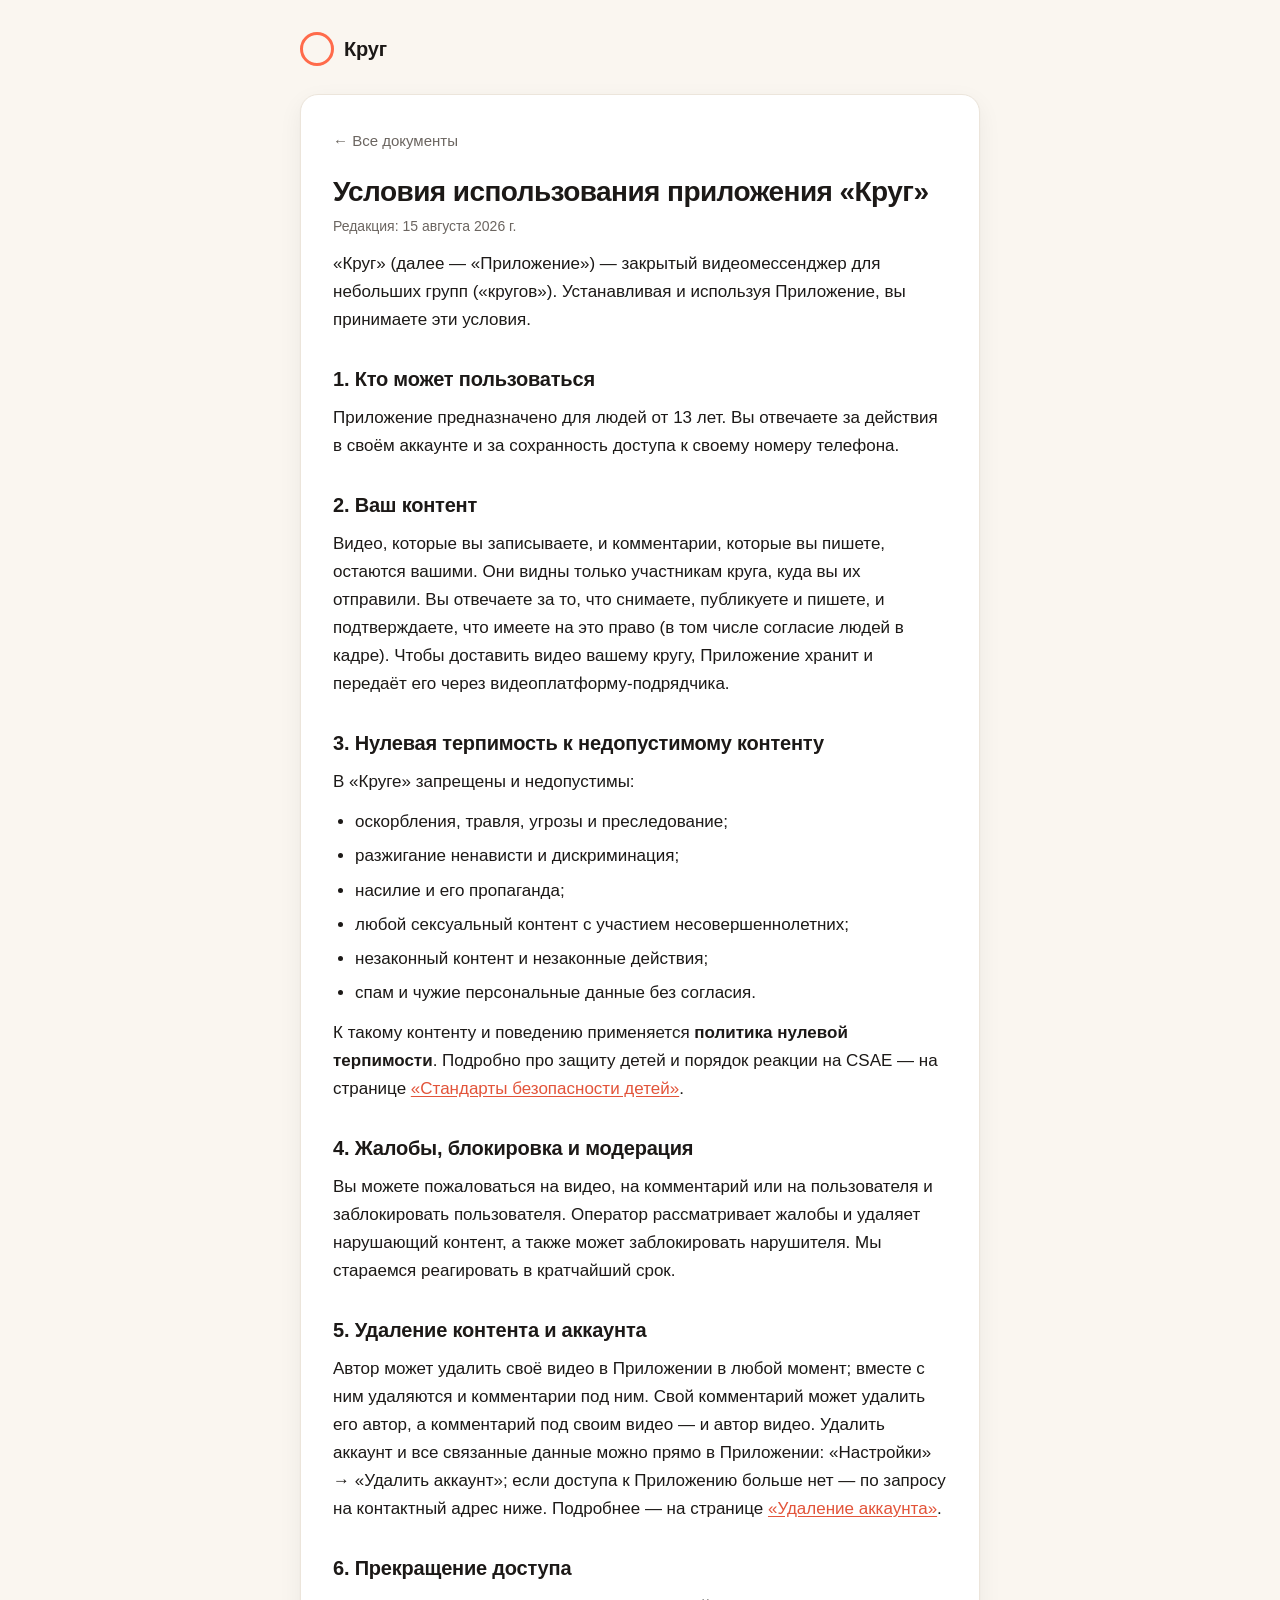
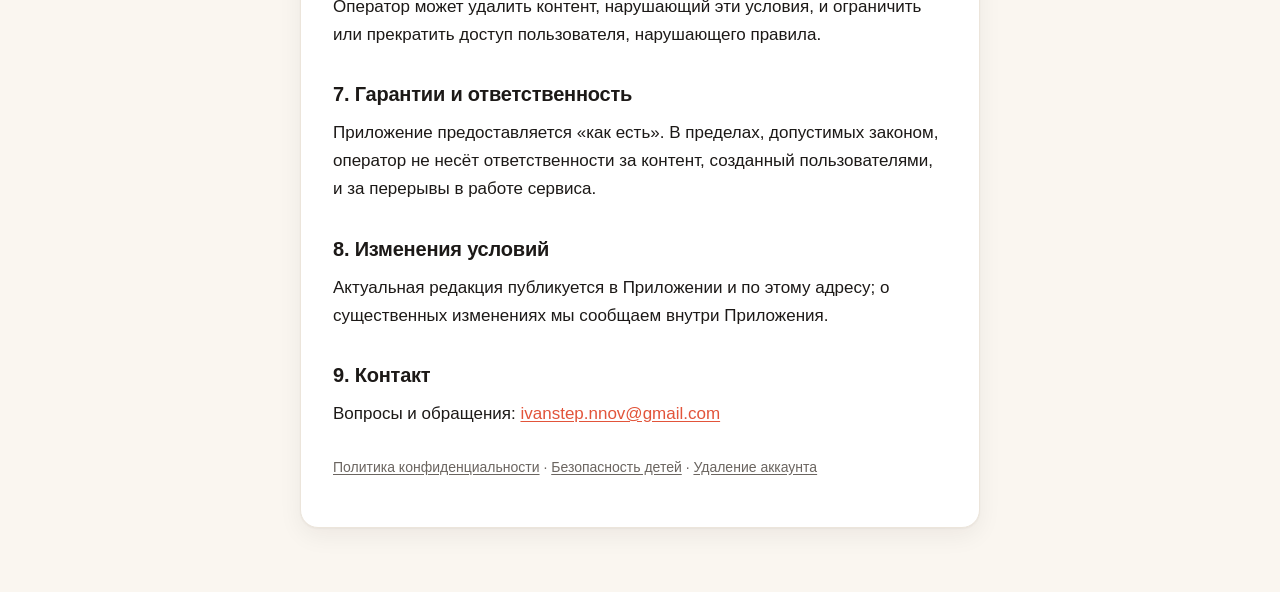
<file: terms.html>
<!doctype html>
<html lang="ru">
  <head>
    <meta charset="utf-8" />
    <meta name="viewport" content="width=device-width, initial-scale=1" />
    <title>Условия использования — Круг</title>
    <meta
      name="description"
      content="Условия использования приложения «Круг»: правила, недопустимый контент, жалобы, блокировка и удаление аккаунта."
    />
    <link rel="stylesheet" href="style.css" />
  </head>
  <body>
    <main class="wrap">
      <a class="brand" href="index.html">
        <span class="brand__mark" aria-hidden="true"></span>
        <span class="brand__name">Круг</span>
      </a>

      <div class="card">
        <a class="back" href="index.html">← Все документы</a>

        <h1>Условия использования приложения «Круг»</h1>
        <p class="updated">Редакция: 15 августа 2026 г.</p>

        <p>
          «Круг» (далее — «Приложение») — закрытый видеомессенджер для небольших групп («кругов»).
          Устанавливая и используя Приложение, вы принимаете эти условия.
        </p>

        <h2>1. Кто может пользоваться</h2>
        <p>
          Приложение предназначено для людей от 13 лет. Вы отвечаете за действия в своём аккаунте и
          за сохранность доступа к своему номеру телефона.
        </p>

        <h2>2. Ваш контент</h2>
        <p>
          Видео, которые вы записываете, и комментарии, которые вы пишете, остаются вашими. Они видны
          только участникам круга, куда вы их отправили. Вы отвечаете за то, что снимаете, публикуете
          и пишете, и подтверждаете, что имеете на это право (в том числе согласие людей в кадре).
          Чтобы доставить видео вашему кругу, Приложение хранит и передаёт его через
          видеоплатформу-подрядчика.
        </p>

        <h2>3. Нулевая терпимость к недопустимому контенту</h2>
        <p>В «Круге» запрещены и недопустимы:</p>
        <ul>
          <li>оскорбления, травля, угрозы и преследование;</li>
          <li>разжигание ненависти и дискриминация;</li>
          <li>насилие и его пропаганда;</li>
          <li>любой сексуальный контент с участием несовершеннолетних;</li>
          <li>незаконный контент и незаконные действия;</li>
          <li>спам и чужие персональные данные без согласия.</li>
        </ul>
        <p>
          К такому контенту и поведению применяется <strong>политика нулевой терпимости</strong>.
          Подробно про защиту детей и порядок реакции на CSAE — на странице
          <a href="child-safety.html">«Стандарты безопасности детей»</a>.
        </p>

        <h2>4. Жалобы, блокировка и модерация</h2>
        <p>
          Вы можете пожаловаться на видео, на комментарий или на пользователя и заблокировать
          пользователя. Оператор рассматривает жалобы и удаляет нарушающий контент, а также может
          заблокировать нарушителя. Мы стараемся реагировать в кратчайший срок.
        </p>

        <h2>5. Удаление контента и аккаунта</h2>
        <p>
          Автор может удалить своё видео в Приложении в любой момент; вместе с ним удаляются и
          комментарии под ним. Свой комментарий может удалить его автор, а комментарий под своим
          видео — и автор видео. Удалить аккаунт и все связанные данные можно прямо в Приложении:
          «Настройки» → «Удалить аккаунт»; если доступа к Приложению больше нет — по запросу на
          контактный адрес ниже. Подробнее — на странице
          <a href="delete-account.html">«Удаление аккаунта»</a>.
        </p>

        <h2>6. Прекращение доступа</h2>
        <p>
          Оператор может удалить контент, нарушающий эти условия, и ограничить или прекратить доступ
          пользователя, нарушающего правила.
        </p>

        <h2>7. Гарантии и ответственность</h2>
        <p>
          Приложение предоставляется «как есть». В пределах, допустимых законом, оператор не несёт
          ответственности за контент, созданный пользователями, и за перерывы в работе сервиса.
        </p>

        <h2>8. Изменения условий</h2>
        <p>
          Актуальная редакция публикуется в Приложении и по этому адресу; о существенных изменениях
          мы сообщаем внутри Приложения.
        </p>

        <h2>9. Контакт</h2>
        <p>
          Вопросы и обращения:
          <a href="mailto:ivanstep.nnov@gmail.com">ivanstep.nnov@gmail.com</a>
        </p>

        <p class="foot">
          <a href="privacy.html">Политика конфиденциальности</a> ·
          <a href="child-safety.html">Безопасность детей</a> ·
          <a href="delete-account.html">Удаление аккаунта</a>
        </p>
      </div>
    </main>
  </body>
</html>
</file>
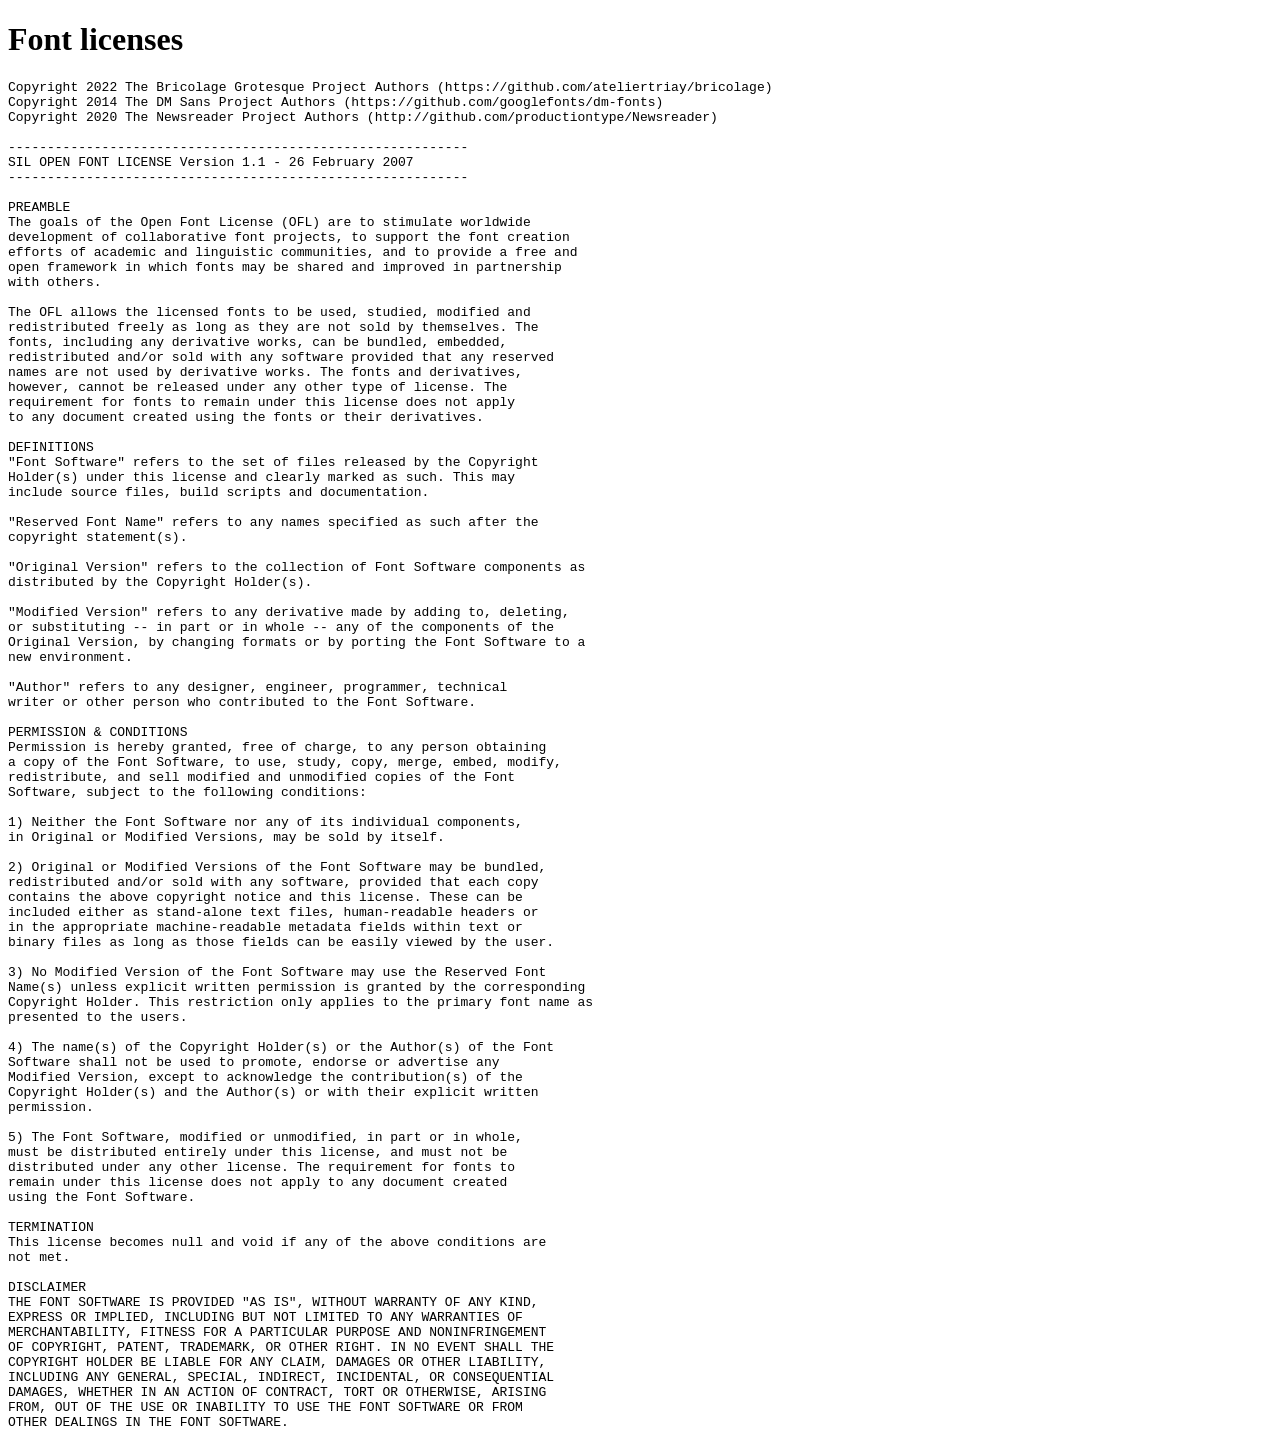
<file: calorie-sense/assets/assets/font-licenses.fb44bc32da957d772c445e95ad940cbc.html>
<!doctype html>
<html lang="en"><meta charset="utf-8"><title>Font licenses</title>
<h1>Font licenses</h1>
<pre style="white-space:pre-wrap">Copyright 2022 The Bricolage Grotesque Project Authors (https://github.com/ateliertriay/bricolage)
Copyright 2014 The DM Sans Project Authors (https://github.com/googlefonts/dm-fonts)
Copyright 2020 The Newsreader Project Authors (http://github.com/productiontype/Newsreader)

-----------------------------------------------------------
SIL OPEN FONT LICENSE Version 1.1 - 26 February 2007
-----------------------------------------------------------

PREAMBLE
The goals of the Open Font License (OFL) are to stimulate worldwide
development of collaborative font projects, to support the font creation
efforts of academic and linguistic communities, and to provide a free and
open framework in which fonts may be shared and improved in partnership
with others.

The OFL allows the licensed fonts to be used, studied, modified and
redistributed freely as long as they are not sold by themselves. The
fonts, including any derivative works, can be bundled, embedded, 
redistributed and/or sold with any software provided that any reserved
names are not used by derivative works. The fonts and derivatives,
however, cannot be released under any other type of license. The
requirement for fonts to remain under this license does not apply
to any document created using the fonts or their derivatives.

DEFINITIONS
&quot;Font Software&quot; refers to the set of files released by the Copyright
Holder(s) under this license and clearly marked as such. This may
include source files, build scripts and documentation.

&quot;Reserved Font Name&quot; refers to any names specified as such after the
copyright statement(s).

&quot;Original Version&quot; refers to the collection of Font Software components as
distributed by the Copyright Holder(s).

&quot;Modified Version&quot; refers to any derivative made by adding to, deleting,
or substituting -- in part or in whole -- any of the components of the
Original Version, by changing formats or by porting the Font Software to a
new environment.

&quot;Author&quot; refers to any designer, engineer, programmer, technical
writer or other person who contributed to the Font Software.

PERMISSION &amp; CONDITIONS
Permission is hereby granted, free of charge, to any person obtaining
a copy of the Font Software, to use, study, copy, merge, embed, modify,
redistribute, and sell modified and unmodified copies of the Font
Software, subject to the following conditions:

1) Neither the Font Software nor any of its individual components,
in Original or Modified Versions, may be sold by itself.

2) Original or Modified Versions of the Font Software may be bundled,
redistributed and/or sold with any software, provided that each copy
contains the above copyright notice and this license. These can be
included either as stand-alone text files, human-readable headers or
in the appropriate machine-readable metadata fields within text or
binary files as long as those fields can be easily viewed by the user.

3) No Modified Version of the Font Software may use the Reserved Font
Name(s) unless explicit written permission is granted by the corresponding
Copyright Holder. This restriction only applies to the primary font name as
presented to the users.

4) The name(s) of the Copyright Holder(s) or the Author(s) of the Font
Software shall not be used to promote, endorse or advertise any
Modified Version, except to acknowledge the contribution(s) of the
Copyright Holder(s) and the Author(s) or with their explicit written
permission.

5) The Font Software, modified or unmodified, in part or in whole,
must be distributed entirely under this license, and must not be
distributed under any other license. The requirement for fonts to
remain under this license does not apply to any document created
using the Font Software.

TERMINATION
This license becomes null and void if any of the above conditions are
not met.

DISCLAIMER
THE FONT SOFTWARE IS PROVIDED &quot;AS IS&quot;, WITHOUT WARRANTY OF ANY KIND,
EXPRESS OR IMPLIED, INCLUDING BUT NOT LIMITED TO ANY WARRANTIES OF
MERCHANTABILITY, FITNESS FOR A PARTICULAR PURPOSE AND NONINFRINGEMENT
OF COPYRIGHT, PATENT, TRADEMARK, OR OTHER RIGHT. IN NO EVENT SHALL THE
COPYRIGHT HOLDER BE LIABLE FOR ANY CLAIM, DAMAGES OR OTHER LIABILITY,
INCLUDING ANY GENERAL, SPECIAL, INDIRECT, INCIDENTAL, OR CONSEQUENTIAL
DAMAGES, WHETHER IN AN ACTION OF CONTRACT, TORT OR OTHERWISE, ARISING
FROM, OUT OF THE USE OR INABILITY TO USE THE FONT SOFTWARE OR FROM
OTHER DEALINGS IN THE FONT SOFTWARE.</pre>
</html>
</file>
<file: style.css>
/* Круг — публичные страницы (политика, условия, удаление аккаунта, приглашения).
   Палитра из приложения: фон #FAF6F0, акцент #FF6B4B. Светлая + тёмная тема. */

:root {
  --bg: #faf6f0;
  --surface: #ffffff;
  --text: #1c1917;
  --muted: #6b6560;
  --accent: #ff6b4b;
  --accent-strong: #e2543a;
  --border: #ece5db;
  --shadow: 0 1px 2px rgba(28, 25, 23, 0.04), 0 8px 24px rgba(28, 25, 23, 0.06);
}

@media (prefers-color-scheme: dark) {
  :root {
    --bg: #16130f;
    --surface: #201c17;
    --text: #f2ede6;
    --muted: #a8a09a;
    --accent: #ff7d5f;
    --accent-strong: #ff936f;
    --border: #322c25;
    --shadow: 0 1px 2px rgba(0, 0, 0, 0.3), 0 8px 24px rgba(0, 0, 0, 0.35);
  }
}

* {
  box-sizing: border-box;
}

html {
  -webkit-text-size-adjust: 100%;
}

body {
  margin: 0;
  background: var(--bg);
  color: var(--text);
  font-family: -apple-system, BlinkMacSystemFont, "Segoe UI", Roboto, "Helvetica Neue",
    Arial, "Noto Sans", sans-serif;
  font-size: 17px;
  line-height: 1.65;
  -webkit-font-smoothing: antialiased;
}

.wrap {
  max-width: 720px;
  margin: 0 auto;
  padding: 32px 20px 64px;
}

/* Шапка с названием */
.brand {
  display: inline-flex;
  align-items: center;
  gap: 10px;
  text-decoration: none;
  color: var(--text);
  margin-bottom: 28px;
}

.brand__mark {
  width: 34px;
  height: 34px;
  border-radius: 50%;
  border: 3px solid var(--accent);
  flex: 0 0 auto;
}

.brand__name {
  font-size: 20px;
  font-weight: 700;
  letter-spacing: -0.01em;
}

/* Карточка контента */
.card {
  background: var(--surface);
  border: 1px solid var(--border);
  border-radius: 18px;
  box-shadow: var(--shadow);
  padding: 32px 32px 36px;
}

@media (max-width: 560px) {
  body {
    font-size: 16px;
  }
  .wrap {
    padding: 24px 16px 48px;
  }
  .card {
    padding: 24px 20px 28px;
    border-radius: 14px;
  }
}

h1 {
  font-size: 28px;
  line-height: 1.25;
  letter-spacing: -0.02em;
  margin: 0 0 6px;
}

h2 {
  font-size: 20px;
  line-height: 1.3;
  letter-spacing: -0.01em;
  margin: 32px 0 10px;
}

.updated {
  color: var(--muted);
  font-size: 14px;
  margin: 0 0 8px;
}

.lead {
  font-size: 18px;
  color: var(--text);
}

p {
  margin: 12px 0;
}

a {
  color: var(--accent-strong);
  text-decoration: underline;
  text-underline-offset: 2px;
}

a:hover {
  color: var(--accent);
}

ul {
  margin: 12px 0;
  padding-left: 22px;
}

li {
  margin: 6px 0;
}

strong {
  font-weight: 650;
}

/* Таблица данных (политика) */
.table-scroll {
  overflow-x: auto;
  margin: 16px 0;
  border: 1px solid var(--border);
  border-radius: 12px;
}

table {
  border-collapse: collapse;
  width: 100%;
  font-size: 15px;
}

th,
td {
  text-align: left;
  padding: 10px 14px;
  border-bottom: 1px solid var(--border);
  vertical-align: top;
}

th {
  background: var(--bg);
  font-weight: 650;
  white-space: nowrap;
}

tr:last-child td {
  border-bottom: none;
}

/* Хаб-ссылки на главной */
.doc-links {
  list-style: none;
  padding: 0;
  margin: 24px 0 0;
  display: grid;
  gap: 12px;
}

.doc-links a {
  display: block;
  text-decoration: none;
  color: var(--text);
  background: var(--surface);
  border: 1px solid var(--border);
  border-radius: 14px;
  padding: 16px 18px;
  transition: border-color 0.15s ease, transform 0.05s ease;
}

.doc-links a:hover {
  border-color: var(--accent);
}

.doc-links a:active {
  transform: translateY(1px);
}

.doc-links .doc-title {
  font-weight: 650;
  font-size: 17px;
}

.doc-links .doc-desc {
  color: var(--muted);
  font-size: 14px;
  margin-top: 2px;
}

/* Подвал */
.foot {
  margin-top: 28px;
  color: var(--muted);
  font-size: 14px;
}

.foot a {
  color: var(--muted);
}

.back {
  display: inline-block;
  margin-bottom: 20px;
  font-size: 15px;
  text-decoration: none;
  color: var(--muted);
}

.back:hover {
  color: var(--accent);
}

/* Выделенный блок (например, «как удалить») */
.callout {
  background: var(--bg);
  border: 1px solid var(--border);
  border-radius: 12px;
  padding: 4px 18px;
  margin: 18px 0;
}

/* Кнопка-действие (страница приглашения /join) */
.cta {
  display: inline-block;
  margin: 8px 0 4px;
  padding: 14px 28px;
  border-radius: 999px;
  background: var(--accent);
  color: #fff;
  font-weight: 700;
  font-size: 17px;
  text-decoration: none;
}

.cta:hover {
  background: var(--accent-strong);
  color: #fff;
}
</file>
